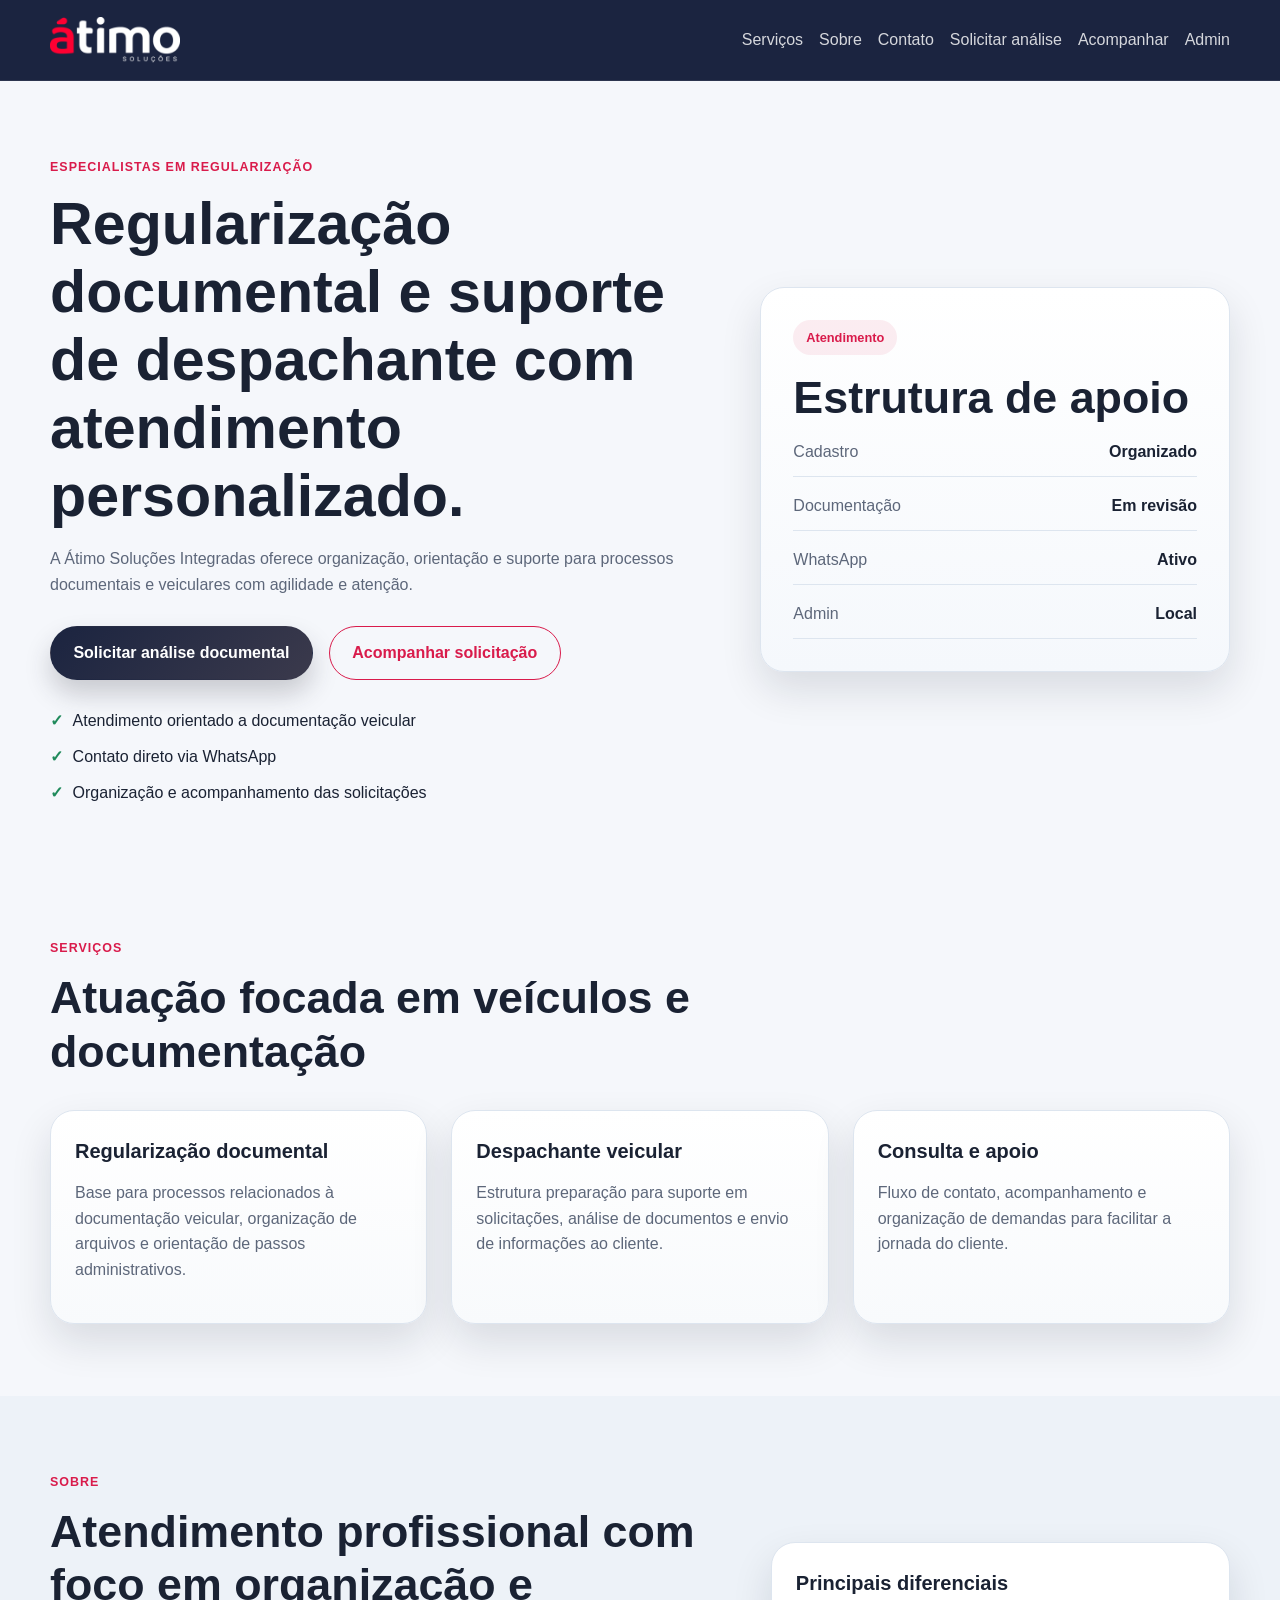
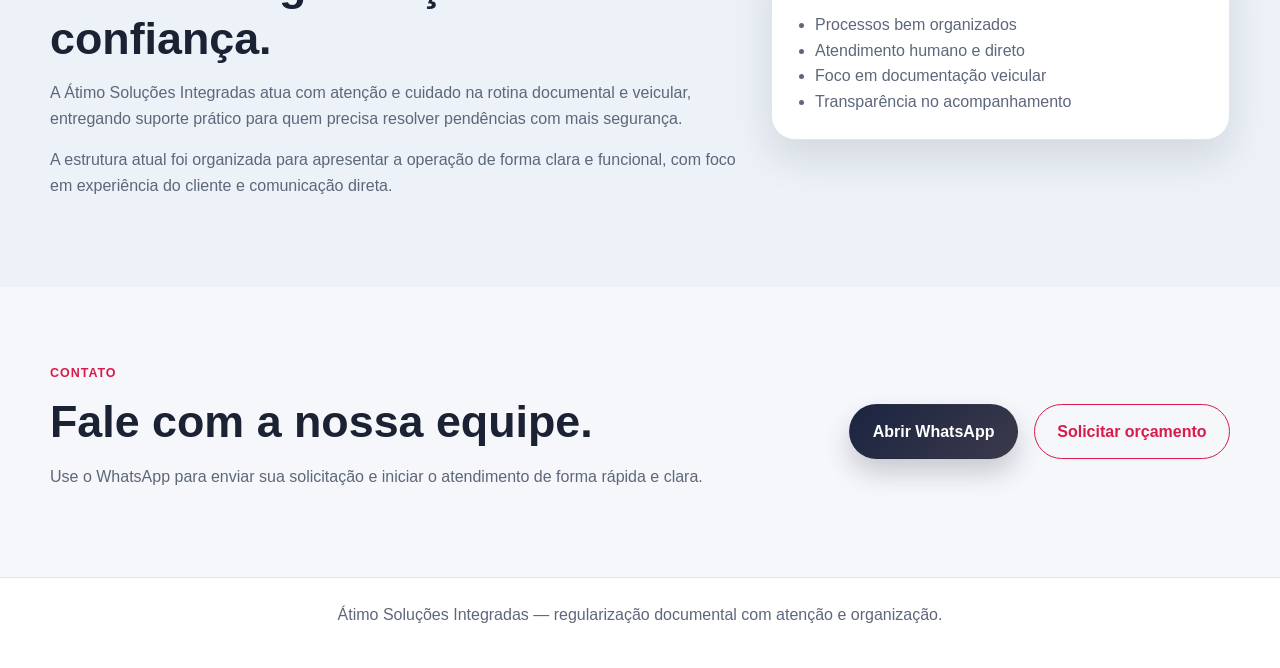
<file: index.html>
<!DOCTYPE html>
<html lang="pt-BR">
  <head>
    <meta charset="UTF-8" />
    <meta name="viewport" content="width=device-width, initial-scale=1.0" />
    <meta
      name="description"
      content="Landing page provisória para a Átimo Soluções Integradas, com serviços de despachante e regularização documental de veículos."
    />
    <title>Átimo Soluções Integradas | Em construção</title>
    <link rel="stylesheet" href="./css/variables.css" />
    <link rel="stylesheet" href="./css/global.css" />
    <link rel="stylesheet" href="./css/components.css" />
    <link rel="stylesheet" href="./css/landing.css" />
  </head>
  <body data-page="home">
    <header class="site-header">
      <div class="container nav-shell">
        <a href="./index.html" class="brand" aria-label="Página inicial da Átimo Soluções Integradas">
          <img
            class="brand-logo"
            src="./atimo logo.png"
            alt="Logo Átimo Soluções Integradas"
          />
        </a>

        <nav class="main-nav" aria-label="Navegação principal">
          <a href="#servicos">Serviços</a>
          <a href="#sobre">Sobre</a>
          <a href="#contato">Contato</a>
          <a href="./solicitacao.html">Solicitar análise</a>
          <a href="./acompanhar.html">Acompanhar</a>
          <a href="./admin.html">Admin</a>
        </nav>
      </div>
    </header>

    <main>
      <section class="hero-section">
        <div class="container hero-grid">
          <div class="hero-copy">
            <span class="eyebrow">Especialistas em regularização</span>
            <h1>Regularização documental e suporte de despachante com atendimento personalizado.</h1>
            <p>
              A Átimo Soluções Integradas oferece organização, orientação e suporte para processos
              documentais e veiculares com agilidade e atenção.
            </p>
            <div class="hero-actions">
              <a class="button button-primary" href="./solicitacao.html">Solicitar análise documental</a>
              <a class="button button-secondary" href="./acompanhar.html">Acompanhar solicitação</a>
            </div>
            <ul class="hero-points" aria-label="Pontos de destaque">
              <li>Atendimento orientado a documentação veicular</li>
              <li>Contato direto via WhatsApp</li>
              <li>Organização e acompanhamento das solicitações</li>
            </ul>
          </div>

          <div class="hero-card" aria-label="Painel de informações da empresa">
            <div class="status-pill">Atendimento</div>
            <h2>Estrutura de apoio</h2>
            <ul class="info-list">
              <li><span>Cadastro</span><strong>Organizado</strong></li>
              <li><span>Documentação</span><strong>Em revisão</strong></li>
              <li><span>WhatsApp</span><strong>Ativo</strong></li>
              <li><span>Admin</span><strong>Local</strong></li>
            </ul>
          </div>
        </div>
      </section>

      <section id="servicos" class="section">
        <div class="container">
          <div class="section-heading">
            <span class="eyebrow">Serviços</span>
            <h2>Atuação focada em veículos e documentação</h2>
          </div>

          <div class="card-grid three-columns">
            <article class="info-card">
              <h3>Regularização documental</h3>
              <p>
                Base para processos relacionados à documentação veicular, organização de arquivos e
                orientação de passos administrativos.
              </p>
            </article>

            <article class="info-card">
              <h3>Despachante veicular</h3>
              <p>
                Estrutura preparação para suporte em solicitações, análise de documentos e envio de
                informações ao cliente.
              </p>
            </article>

            <article class="info-card">
              <h3>Consulta e apoio</h3>
              <p>
                Fluxo de contato, acompanhamento e organização de demandas para facilitar a jornada do
                cliente.
              </p>
            </article>
          </div>
        </div>
      </section>

      <section id="sobre" class="section section-alt">
        <div class="container split-grid">
          <div>
            <span class="eyebrow">Sobre</span>
            <h2>Atendimento profissional com foco em organização e confiança.</h2>
            <p>
              A Átimo Soluções Integradas atua com atenção e cuidado na rotina documental e veicular,
              entregando suporte prático para quem precisa resolver pendências com mais segurança.
            </p>
            <p>
              A estrutura atual foi organizada para apresentar a operação de forma clara e funcional,
              com foco em experiência do cliente e comunicação direta.
            </p>
          </div>

          <div class="mini-panel">
            <h3>Principais diferenciais</h3>
            <ul>
              <li>Processos bem organizados</li>
              <li>Atendimento humano e direto</li>
              <li>Foco em documentação veicular</li>
              <li>Transparência no acompanhamento</li>
            </ul>
          </div>
        </div>
      </section>

      <section id="contato" class="section contact-section">
        <div class="container contact-grid">
          <div>
            <span class="eyebrow">Contato</span>
            <h2>Fale com a nossa equipe.</h2>
            <p>
              Use o WhatsApp para enviar sua solicitação e iniciar o atendimento de forma rápida e clara.
            </p>
          </div>

          <div class="contact-actions">
            <a class="button button-primary" href="https://wa.me/5515996057844?text=Ol%C3%A1%2C%20quero%20solicitar%20uma%20an%C3%A1lise%20documental." target="_blank" rel="noreferrer">Abrir WhatsApp</a>
            <a class="button button-secondary" href="./solicitacao.html">Solicitar orçamento</a>
          </div>
        </div>
      </section>
    </main>

    <footer class="site-footer">
      <div class="container footer-shell">
        <p>Átimo Soluções Integradas — regularização documental com atenção e organização.</p>
      </div>
    </footer>

    <script type="module" src="./js/app.js"></script>
  </body>
</html>
</file>
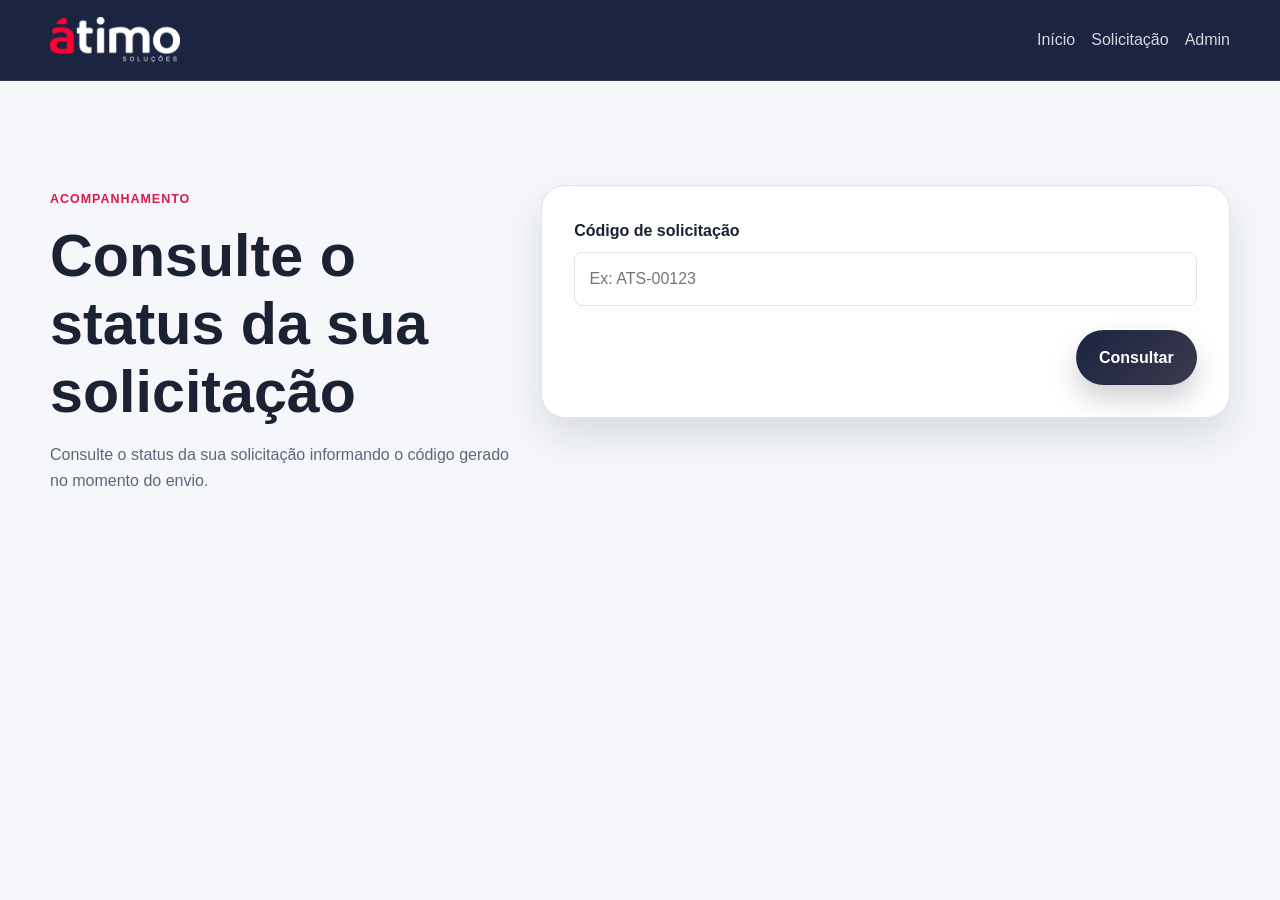
<file: acompanhar.html>
<!DOCTYPE html>
<html lang="pt-BR">
  <head>
    <meta charset="UTF-8" />
    <meta name="viewport" content="width=device-width, initial-scale=1.0" />
    <meta
      name="description"
      content="Página de acompanhamento de solicitações para a Átimo Soluções Integradas."
    />
    <title>Acompanhar solicitação</title>
    <link rel="stylesheet" href="./css/variables.css" />
    <link rel="stylesheet" href="./css/global.css" />
    <link rel="stylesheet" href="./css/components.css" />
    <link rel="stylesheet" href="./css/forms.css" />
  </head>
  <body data-page="tracking">
    <header class="site-header">
      <div class="container nav-shell">
        <a href="./index.html" class="brand" aria-label="Voltar para a página inicial">
          <img
            class="brand-logo"
            src="./atimo logo.png"
            alt="Logo Átimo Soluções Integradas"
          />
        </a>

        <nav class="main-nav" aria-label="Navegação de acompanhamento">
          <a href="./index.html">Início</a>
          <a href="./solicitacao.html">Solicitação</a>
          <a href="./admin.html">Admin</a>
        </nav>
      </div>
    </header>

    <main class="page-shell">
      <section class="form-section">
        <div class="container tracking-layout">
          <div class="page-intro">
            <span class="eyebrow">Acompanhamento</span>
            <h1>Consulte o status da sua solicitação</h1>
            <p>
              Consulte o status da sua solicitação informando o código gerado no momento do envio.
            </p>
          </div>

          <form id="tracking-form" class="card form-card" novalidate>
            <div class="field-group">
              <label for="tracking-code">Código de solicitação</label>
              <input id="tracking-code" name="tracking-code" type="text" placeholder="Ex: ATS-00123" required />
            </div>

            <div class="form-footer">
              <p id="tracking-status" class="form-status" aria-live="polite"></p>
              <button type="submit" class="button button-primary">Consultar</button>
            </div>
          </form>

          <div id="tracking-result" class="tracking-result" hidden></div>
        </div>
      </section>
    </main>

    <script type="module" src="./js/app.js"></script>
  </body>
</html>
</file>
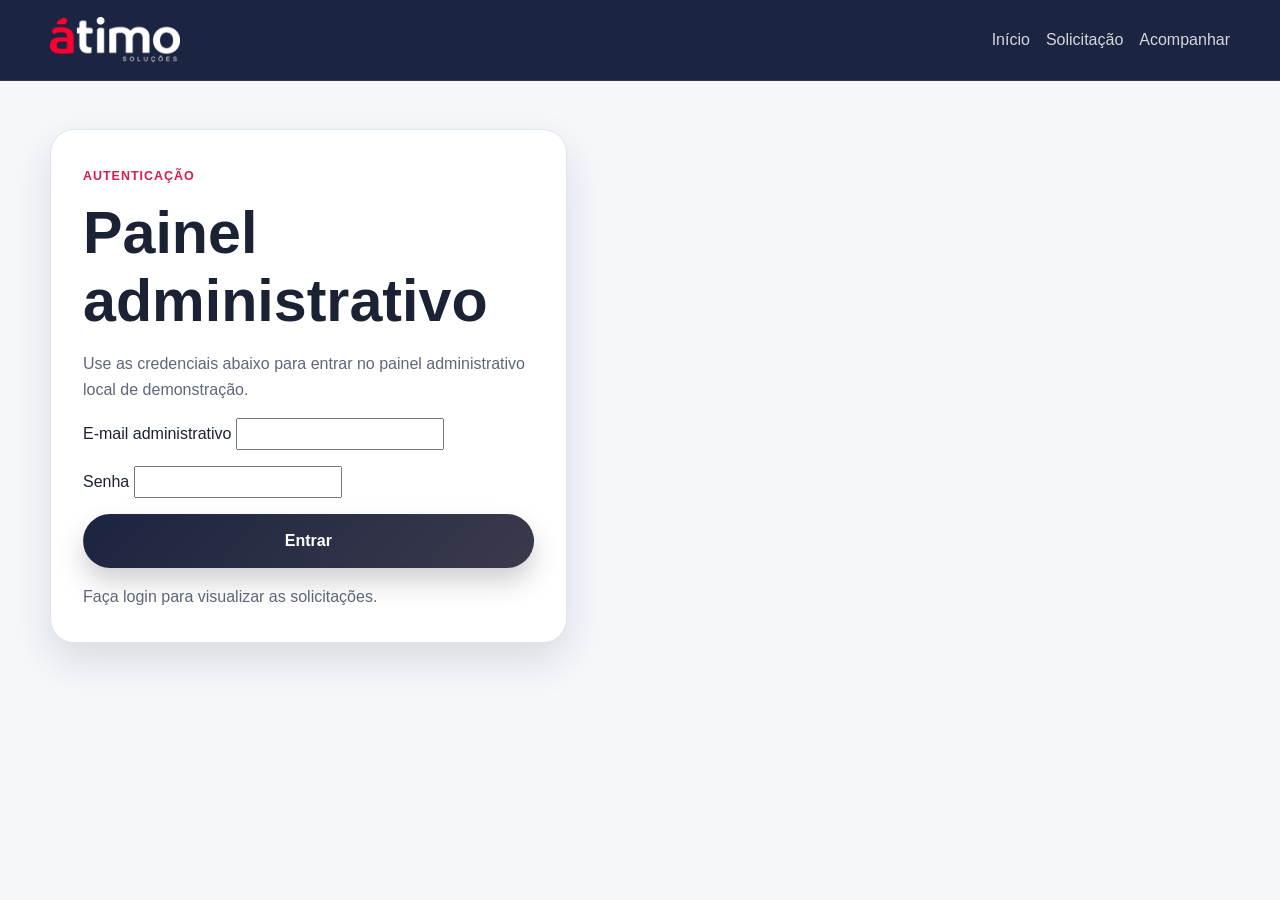
<file: admin.html>
<!DOCTYPE html>
<html lang="pt-BR">
  <head>
    <meta charset="UTF-8" />
    <meta name="viewport" content="width=device-width, initial-scale=1.0" />
    <meta
      name="description"
      content="Painel administrativo provisório para a Átimo Soluções Integradas."
    />
    <title>Painel administrativo</title>
    <link rel="stylesheet" href="./css/variables.css" />
    <link rel="stylesheet" href="./css/global.css" />
    <link rel="stylesheet" href="./css/components.css" />
    <link rel="stylesheet" href="./css/admin.css" />
  </head>
  <body data-page="admin">
    <header class="site-header">
      <div class="container nav-shell">
        <a href="./index.html" class="brand" aria-label="Voltar para a homepage">
          <img
            class="brand-logo"
            src="./atimo logo.png"
            alt="Logo Átimo Soluções Integradas"
          />
        </a>

        <nav class="main-nav" aria-label="Navegação administrativa">
          <a href="./index.html">Início</a>
          <a href="./solicitacao.html">Solicitação</a>
          <a href="./acompanhar.html">Acompanhar</a>
        </nav>
      </div>
    </header>

    <main class="page-shell admin-shell">
      <section class="container admin-grid">
        <div class="card login-card">
          <span class="eyebrow">Autenticação</span>
          <h1>Painel administrativo</h1>
          <p>Use as credenciais abaixo para entrar no painel administrativo local de demonstração.</p>

          <form id="admin-login-form" novalidate>
            <div class="field-group">
              <label for="admin-email">E-mail administrativo</label>
              <input id="admin-email" name="admin-email" type="email" autocomplete="email" required />
            </div>

            <div class="field-group">
              <label for="admin-password">Senha</label>
              <input id="admin-password" name="admin-password" type="password" autocomplete="current-password" required />
            </div>

            <button type="submit" class="button button-primary">Entrar</button>
            <p id="admin-status" class="form-status" aria-live="polite"></p>
          </form>
        </div>

        <div class="card admin-dashboard" aria-live="polite" style="display: none;">
          <div class="admin-header">
            <div>
              <span class="eyebrow">Acesso</span>
              <h2>Visão geral</h2>
            </div>
            <button id="admin-logout" type="button" class="button button-secondary">Sair</button>
          </div>

          <ul class="admin-list">
            <li>Solicitações totais: <strong id="stat-total">0</strong></li>
            <li>Solicitações pendentes: <strong id="stat-pending">0</strong></li>
            <li>Solicitações concluídas: <strong id="stat-concluded">0</strong></li>
          </ul>

          <div class="request-list-wrap">
            <h3>Solicitações recentes</h3>
            <div class="table-wrap">
              <table class="admin-table">
                <thead>
                  <tr>
                    <th>Código</th>
                    <th>Nome</th>
                    <th>E-mail</th>
                    <th>Telefone</th>
                    <th>Placa</th>
                    <th>Status</th>
                    <th>Atualização</th>
                  </tr>
                </thead>
                <tbody id="admin-request-list"></tbody>
              </table>
            </div>
          </div>

          <p class="muted-note">Os dados desta área são armazenados no navegador usando localStorage.</p>
        </div>
      </section>
    </main>

    <script type="module" src="./js/app.js"></script>
  </body>
</html>
</file>
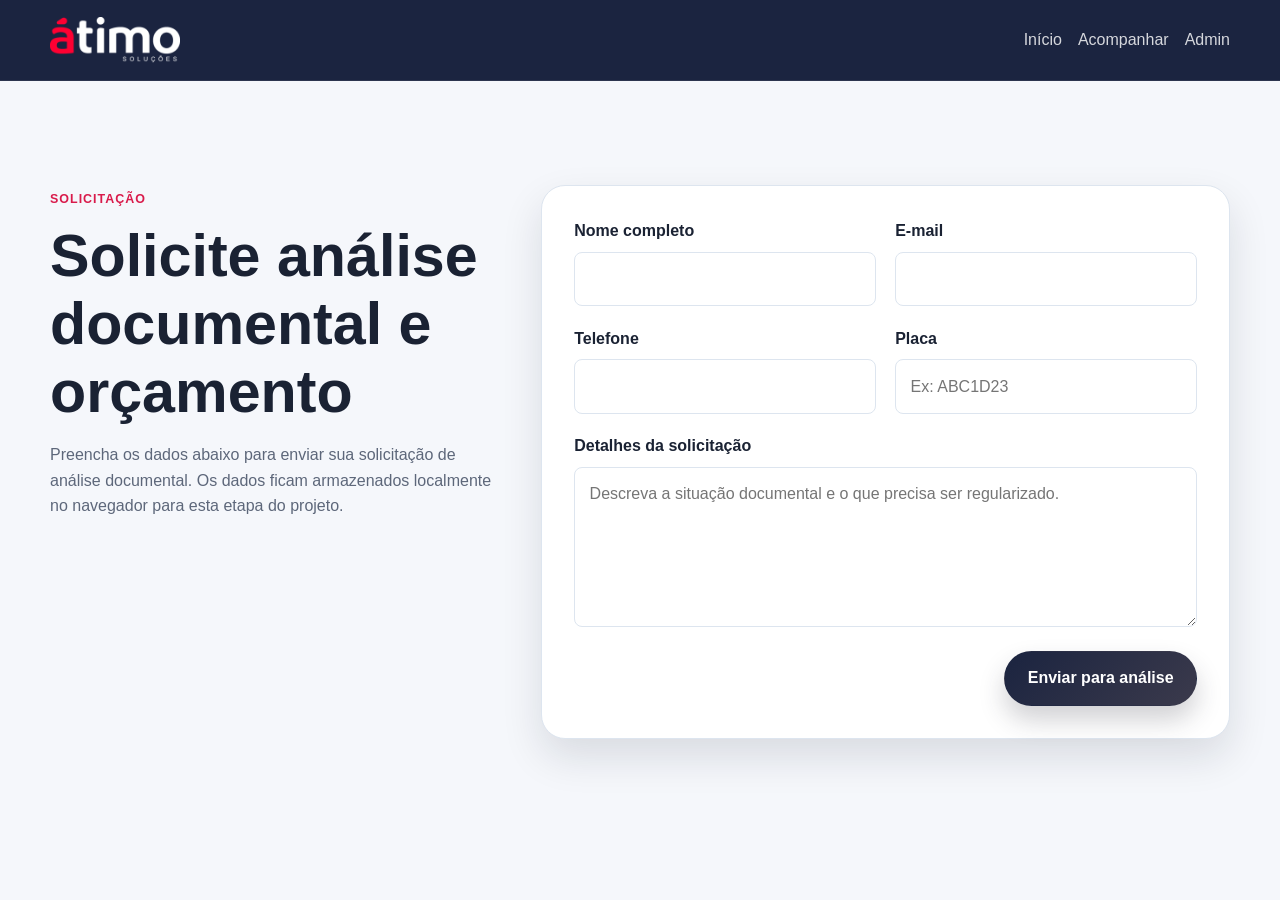
<file: solicitacao.html>
<!DOCTYPE html>
<html lang="pt-BR">
  <head>
    <meta charset="UTF-8" />
    <meta name="viewport" content="width=device-width, initial-scale=1.0" />
    <meta
      name="description"
      content="Formulário de solicitação de análise documental e orçamento para a Átimo Soluções Integradas."
    />
    <title>Solicitação de análise documental</title>
    <link rel="stylesheet" href="./css/variables.css" />
    <link rel="stylesheet" href="./css/global.css" />
    <link rel="stylesheet" href="./css/components.css" />
    <link rel="stylesheet" href="./css/forms.css" />
  </head>
  <body data-page="solicitacao">
    <header class="site-header">
      <div class="container nav-shell">
        <a href="./index.html" class="brand" aria-label="Voltar para a página inicial">
          <img
            class="brand-logo"
            src="./atimo logo.png"
            alt="Logo Átimo Soluções Integradas"
          />
        </a>

        <nav class="main-nav" aria-label="Navegação da página de solicitação">
          <a href="./index.html">Início</a>
          <a href="./acompanhar.html">Acompanhar</a>
          <a href="./admin.html">Admin</a>
        </nav>
      </div>
    </header>

    <main class="page-shell">
      <section class="form-section">
        <div class="container form-layout">
          <div class="page-intro">
            <span class="eyebrow">Solicitação</span>
            <h1>Solicite análise documental e orçamento</h1>
            <p>
              Preencha os dados abaixo para enviar sua solicitação de análise documental. Os dados ficam
              armazenados localmente no navegador para esta etapa do projeto.
            </p>
          </div>

          <form id="solicitacao-form" class="card form-card" novalidate>
            <div class="form-grid two-columns">
              <div class="field-group">
                <label for="nome">Nome completo</label>
                <input id="nome" name="nome" type="text" autocomplete="name" required />
              </div>

              <div class="field-group">
                <label for="email">E-mail</label>
                <input id="email" name="email" type="email" autocomplete="email" required />
              </div>

              <div class="field-group">
                <label for="telefone">Telefone</label>
                <input id="telefone" name="telefone" type="tel" autocomplete="tel" required />
              </div>

              <div class="field-group">
                <label for="placa">Placa</label>
                <input id="placa" name="placa" type="text" maxlength="8" placeholder="Ex: ABC1D23" required />
              </div>

              <div class="field-group full-row">
                <label for="mensagem">Detalhes da solicitação</label>
                <textarea id="mensagem" name="mensagem" rows="5" placeholder="Descreva a situação documental e o que precisa ser regularizado." required></textarea>
              </div>
            </div>

            <div class="form-footer">
              <p id="form-status" class="form-status" aria-live="polite"></p>
              <button type="submit" class="button button-primary">Enviar para análise</button>
            </div>
          </form>
        </div>
      </section>
    </main>

    <script type="module" src="./js/app.js"></script>
  </body>
</html>
</file>
<file: css/variables.css>
:root {
  --color-background: #f5f7fb;
  --color-surface: #ffffff;
  --color-surface-alt: #edf2f8;
  --color-text: #1a2233;
  --color-text-muted: #5d677a;
  --color-border: #dde5ef;
  --color-primary: #1b2440;
  --color-primary-dark: #10182d;
  --color-accent: #d91b4b;
  --color-success: #1f8a5b;
  --color-warning: #d17614;
  --color-error: #bf2d2d;
  --shadow-soft: 0 18px 40px rgba(17, 24, 45, 0.12);
  --radius-sm: 0.5rem;
  --radius-md: 1rem;
  --radius-lg: 1.5rem;
  --container-width: 1180px;
  --transition-speed: 180ms;
}

* {
  box-sizing: border-box;
}

html {
  scroll-behavior: smooth;
}

body {
  margin: 0;
  font-family: Arial, Helvetica, sans-serif;
  background: var(--color-background);
  color: var(--color-text);
  line-height: 1.6;
}

img {
  max-width: 100%;
  display: block;
}

a {
  color: inherit;
  text-decoration: none;
}

button,
input,
textarea {
  font: inherit;
}
</file>
<file: css/global.css>
.container {
  width: min(var(--container-width), calc(100% - 2rem));
  margin: 0 auto;
}

.section {
  padding: 4.5rem 0;
}

.section-alt {
  background: var(--color-surface-alt);
}

.site-header {
  position: sticky;
  top: 0;
  z-index: 20;
  background: rgba(255, 255, 255, 0.92);
  backdrop-filter: blur(10px);
  border-bottom: 1px solid var(--color-border);
}

.nav-shell {
  display: flex;
  align-items: center;
  justify-content: space-between;
  min-height: 80px;
  gap: 1rem;
}

.brand {
  display: inline-flex;
  align-items: center;
  gap: 0.75rem;
  min-width: 0;
}

.brand-logo {
  display: block;
  height: 46px;
  width: auto;
  max-width: 180px;
  object-fit: contain;
  filter: brightness(1.02);
}

.brand-text {
  display: flex;
  flex-direction: column;
  line-height: 1.1;
}

.brand-text strong {
  font-size: 1.1rem;
  color: #fff;
}

.brand-text small {
  color: rgba(255, 255, 255, 0.8);
}

.main-nav {
  display: flex;
  align-items: center;
  justify-content: flex-end;
  flex-wrap: wrap;
  gap: 1rem;
  color: rgba(255, 255, 255, 0.82);
}

.main-nav a {
  transition: color var(--transition-speed) ease;
}

.main-nav a:hover,
.main-nav a:focus-visible {
  color: var(--color-accent);
}

.site-header {
  background: var(--color-primary);
  border-bottom: 1px solid rgba(255, 255, 255, 0.08);
}

.page-shell {
  padding: 3.5rem 0 5rem;
}

.eyebrow {
  display: inline-block;
  margin-bottom: 0.75rem;
  font-size: 0.78rem;
  font-weight: 700;
  letter-spacing: 0.08em;
  text-transform: uppercase;
  color: var(--color-accent);
}

h1,
h2,
h3,
p {
  margin-top: 0;
}

h1 {
  font-size: clamp(2.2rem, 5vw, 3.7rem);
  line-height: 1.15;
  margin-bottom: 1rem;
}

h2 {
  font-size: clamp(1.8rem, 4vw, 2.8rem);
  line-height: 1.2;
  margin-bottom: 0.9rem;
}

h3 {
  font-size: 1.25rem;
  margin-bottom: 0.8rem;
}

p {
  color: var(--color-text-muted);
}

.card {
  background: var(--color-surface);
  border: 1px solid var(--color-border);
  border-radius: var(--radius-lg);
  box-shadow: var(--shadow-soft);
}

.form-status {
  min-height: 1.6em;
  margin: 0;
  color: var(--color-text-muted);
}

.form-status.error {
  color: var(--color-error);
}

.form-status.success {
  color: var(--color-success);
}

.muted-note {
  color: var(--color-text-muted);
  font-size: 0.95rem;
}

@media (max-width: 700px) {
  .nav-shell {
    flex-direction: column;
    align-items: flex-start;
    padding: 1rem 0;
  }

  .main-nav {
    justify-content: flex-start;
  }
}
</file>
<file: css/components.css>
.button {
  display: inline-flex;
  align-items: center;
  justify-content: center;
  min-height: 48px;
  padding: 0.85rem 1.4rem;
  border: 1px solid transparent;
  border-radius: 999px;
  font-weight: 700;
  cursor: pointer;
  transition: transform var(--transition-speed) ease, box-shadow var(--transition-speed) ease;
}

.button:hover,
.button:focus-visible {
  transform: translateY(-1px);
}

.button-primary {
  background: linear-gradient(135deg, var(--color-primary) 0%, #3b3a4c 100%);
  color: #fff;
  box-shadow: 0 14px 26px rgba(46, 45, 61, 0.22);
}

.button-secondary {
  background: transparent;
  color: var(--color-accent);
  border-color: var(--color-accent);
}

.button-small {
  min-height: 42px;
  padding: 0.65rem 1rem;
}

.info-card,
.mini-panel,
.hero-card,
.form-card,
.login-card,
.admin-dashboard {
  background: var(--color-surface);
  border: 1px solid var(--color-border);
  border-radius: var(--radius-lg);
  box-shadow: var(--shadow-soft);
}

.site-footer {
  padding: 1.5rem 0 2.5rem;
  border-top: 1px solid var(--color-border);
  background: #fff;
}

.footer-shell {
  display: flex;
  justify-content: center;
}

.footer-shell p {
  margin: 0;
}
</file>
<file: css/landing.css>
.hero-section {
  padding: 4.5rem 0 3.5rem;
}

.hero-grid {
  display: grid;
  grid-template-columns: 1.3fr 0.9fr;
  align-items: center;
  gap: 2rem;
}

.hero-copy {
  max-width: 640px;
}

.hero-actions {
  display: flex;
  flex-wrap: wrap;
  gap: 1rem;
  margin: 1.75rem 0;
}

.hero-points {
  list-style: none;
  padding: 0;
  margin: 0;
  display: grid;
  gap: 0.65rem;
  color: var(--color-text);
}

.hero-points li::before {
  content: "✓";
  margin-right: 0.6rem;
  color: var(--color-success);
  font-weight: 700;
}

.hero-card {
  padding: 2rem;
  background: linear-gradient(180deg, #ffffff 0%, #f5f8fc 100%);
}

.status-pill {
  display: inline-block;
  padding: 0.45rem 0.8rem;
  border-radius: 999px;
  background: rgba(217, 27, 75, 0.08);
  color: var(--color-accent);
  font-size: 0.8rem;
  font-weight: 700;
  margin-bottom: 1rem;
}

.info-list {
  list-style: none;
  padding: 0;
  margin: 0;
  display: grid;
  gap: 1rem;
}

.info-list li {
  display: flex;
  align-items: center;
  justify-content: space-between;
  gap: 1rem;
  padding-bottom: 0.7rem;
  border-bottom: 1px solid var(--color-border);
}

.info-list span {
  color: var(--color-text-muted);
}

.card-grid {
  display: grid;
  gap: 1.5rem;
  margin-top: 2rem;
}

.three-columns {
  grid-template-columns: repeat(3, minmax(0, 1fr));
}

.info-card {
  padding: 1.5rem;
  background: linear-gradient(180deg, #fff 0%, #f8fafc 100%);
}

.section-heading {
  max-width: 720px;
}

.split-grid {
  display: grid;
  grid-template-columns: 1.2fr 0.8fr;
  gap: 2rem;
  align-items: center;
}

.mini-panel {
  padding: 1.5rem;
}

.mini-panel ul {
  padding-left: 1.2rem;
  margin: 0;
  color: var(--color-text-muted);
}

.contact-grid {
  display: grid;
  grid-template-columns: 1.2fr 0.8fr;
  gap: 2rem;
  align-items: center;
}

.contact-actions {
  display: flex;
  flex-wrap: wrap;
  gap: 1rem;
  justify-content: flex-end;
}

@media (max-width: 800px) {
  .hero-grid,
  .split-grid,
  .contact-grid,
  .three-columns {
    grid-template-columns: 1fr;
  }

  .contact-actions {
    justify-content: flex-start;
  }
}
</file>
<file: css/forms.css>
.form-section {
  padding: 3rem 0 5rem;
}

.form-layout,
.tracking-layout {
  display: grid;
  grid-template-columns: 0.8fr 1.2fr;
  gap: 2rem;
  align-items: flex-start;
}

.form-card {
  padding: 2rem;
}

.form-grid {
  display: grid;
  gap: 1.2rem;
}

.two-columns {
  grid-template-columns: repeat(2, minmax(0, 1fr));
}

.full-row {
  grid-column: 1 / -1;
}

.field-group {
  display: flex;
  flex-direction: column;
  gap: 0.5rem;
}

.field-group label {
  font-weight: 700;
  color: var(--color-text);
}

.field-group input,
.field-group textarea {
  width: 100%;
  min-height: 48px;
  padding: 0.85rem 0.9rem;
  border: 1px solid var(--color-border);
  border-radius: var(--radius-sm);
  background: #fff;
  color: var(--color-text);
}

.field-group textarea {
  min-height: 160px;
  resize: vertical;
}

.field-group input:focus,
.field-group textarea:focus {
  outline: 2px solid rgba(74, 144, 226, 0.25);
  border-color: var(--color-accent);
}

.input-row {
  display: grid;
  grid-template-columns: minmax(0, 1fr) auto;
  gap: 0.75rem;
}

.form-footer {
  display: flex;
  align-items: center;
  justify-content: space-between;
  gap: 1rem;
  margin-top: 1.5rem;
}

.tracking-result {
  margin-top: 1.5rem;
  background: var(--color-surface-alt);
  border: 1px solid var(--color-border);
  border-radius: var(--radius-lg);
  padding: 1.25rem;
}

.tracking-card {
  display: grid;
  gap: 1rem;
}

.tracking-label {
  margin: 0 0 0.3rem;
  font-size: 0.72rem;
  letter-spacing: 0.05em;
  text-transform: uppercase;
  color: var(--color-text-muted);
}

.tracking-grid {
  display: grid;
  grid-template-columns: repeat(2, minmax(0, 1fr));
  gap: 1rem;
}

.status-badge {
  display: inline-flex;
  align-items: center;
  justify-content: center;
  padding: 0.3rem 0.7rem;
  border-radius: 999px;
  font-size: 0.82rem;
  font-weight: 700;
}

.status-recebida {
  background: rgba(255, 193, 7, 0.12);
  color: #9a6700;
}

.status-em-análise {
  background: rgba(74, 144, 226, 0.12);
  color: #1047a3;
}

.status-concluída {
  background: rgba(39, 174, 96, 0.12);
  color: #0f7b42;
}

.tracking-message {
  margin: 0;
  color: var(--color-text);
}

@media (max-width: 760px) {
  .form-layout,
  .tracking-layout,
  .two-columns,
  .tracking-grid {
    grid-template-columns: 1fr;
  }

  .form-footer {
    flex-direction: column;
    align-items: stretch;
  }
}
</file>
<file: css/admin.css>
.admin-shell {
  padding-top: 3rem;
}

.admin-grid {
  display: grid;
  grid-template-columns: 0.9fr 1.1fr;
  gap: 2rem;
  align-items: start;
}

.login-card,
.admin-dashboard {
  padding: 2rem;
}

#admin-login-form {
  display: grid;
  gap: 1rem;
  margin-top: 1rem;
}

.admin-header {
  display: flex;
  align-items: center;
  justify-content: space-between;
  gap: 1rem;
  margin-bottom: 1rem;
}

.admin-list {
  list-style: none;
  padding: 0;
  margin: 1rem 0 1.5rem;
  display: grid;
  gap: 0.75rem;
}

.request-list-wrap {
  margin-top: 1rem;
}

.table-wrap {
  overflow-x: auto;
  border: 1px solid var(--color-border);
  border-radius: var(--radius-md);
  background: #fff;
}

.admin-table {
  width: 100%;
  border-collapse: collapse;
  min-width: 760px;
}

.admin-table th,
.admin-table td {
  padding: 0.9rem 0.8rem;
  border-bottom: 1px solid var(--color-border);
  text-align: left;
  vertical-align: top;
}

.admin-table th {
  background: rgba(34, 66, 120, 0.03);
  font-size: 0.78rem;
  letter-spacing: 0.04em;
  text-transform: uppercase;
  color: var(--color-text-muted);
}

.admin-table tbody tr:hover {
  background: rgba(34, 66, 120, 0.02);
}

.admin-status-select {
  width: 100%;
  min-height: 40px;
  padding: 0.55rem 0.7rem;
  border: 1px solid var(--color-border);
  border-radius: var(--radius-sm);
  background: #fff;
  color: var(--color-text);
}

@media (max-width: 760px) {
  .admin-grid {
    grid-template-columns: 1fr;
  }

  .admin-header {
    flex-direction: column;
    align-items: flex-start;
  }
}
</file>
